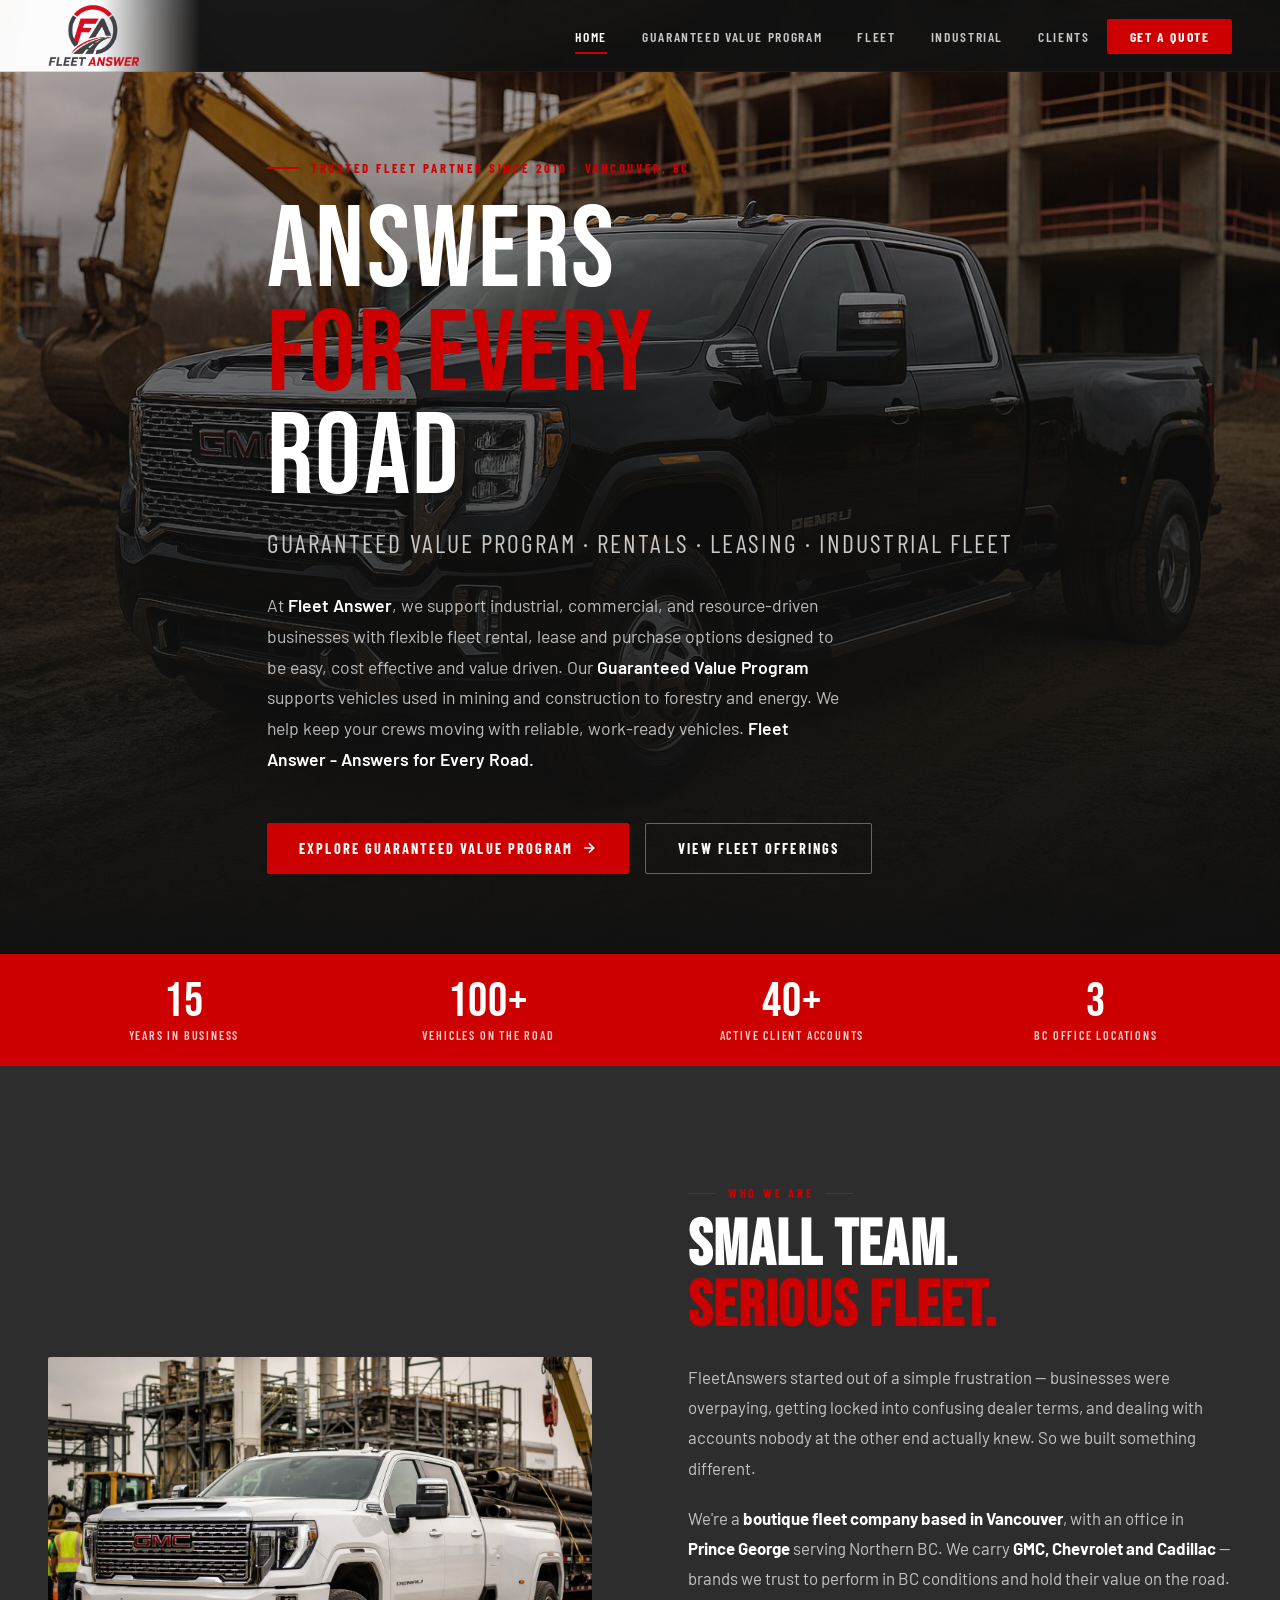
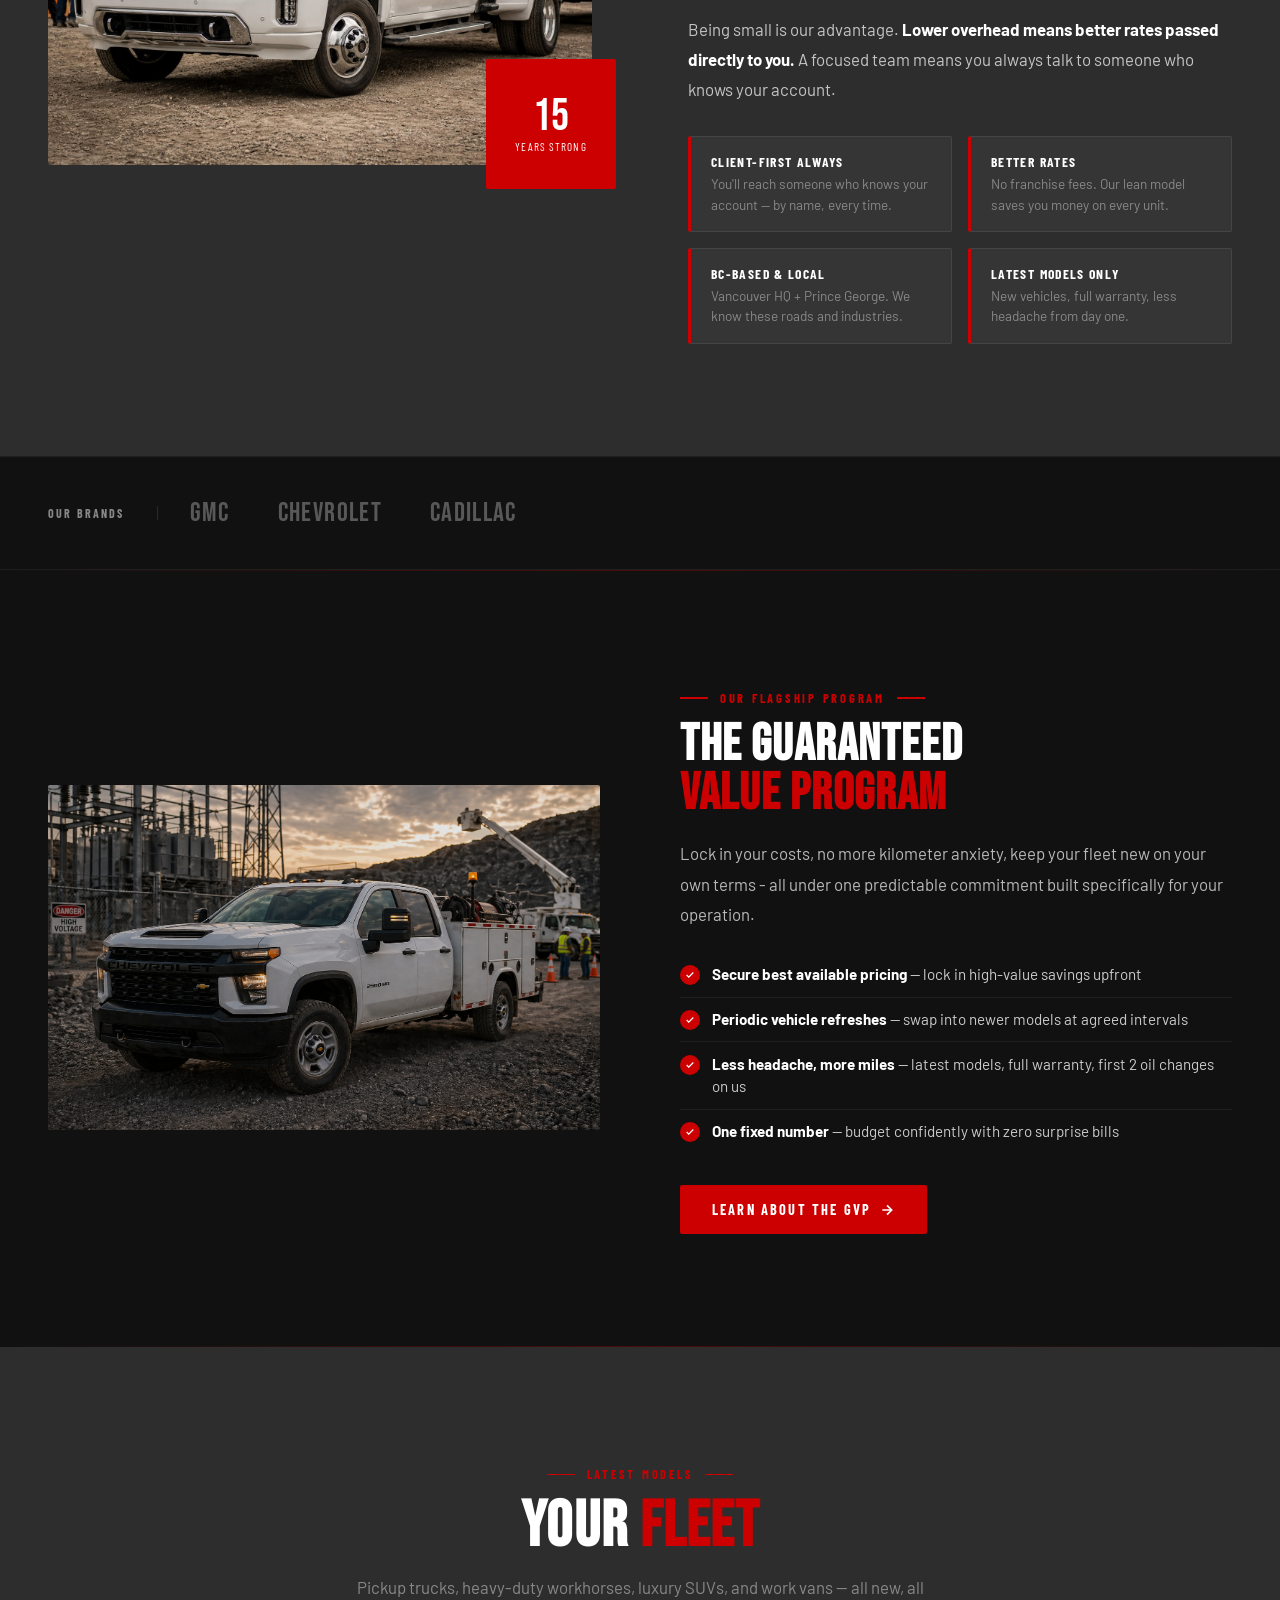
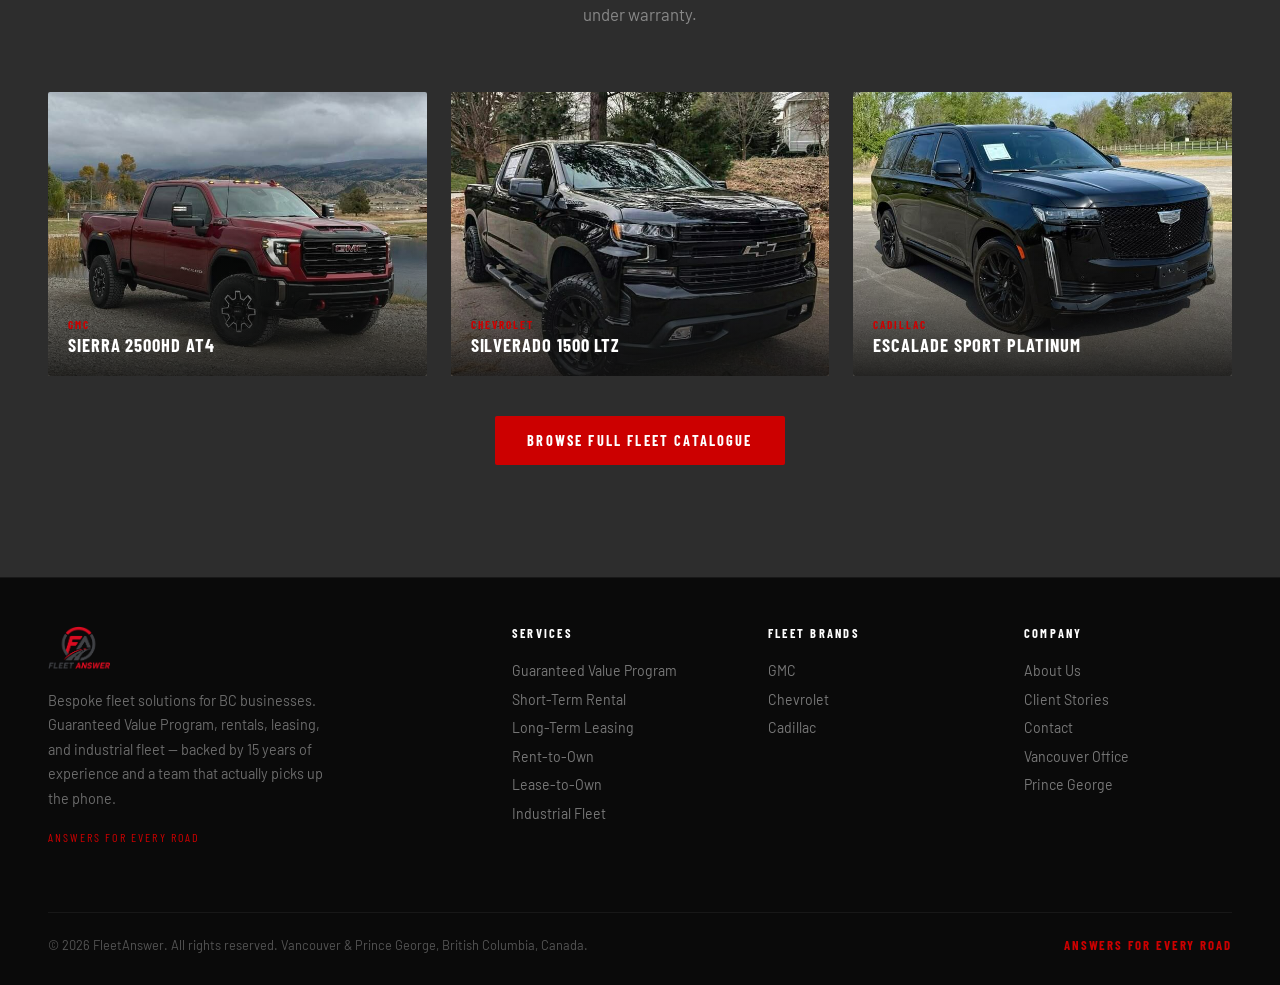
<file: index.html>
<!DOCTYPE html>
<html lang="en">
<head>
<meta charset="UTF-8">
<meta name="viewport" content="width=device-width, initial-scale=1.0">
<title>FleetAnswers — Answers for Every Road | Vancouver Fleet Solutions</title>
<meta name="description" content="Vancouver-based fleet company specializing in Guaranteed Value Program, truck rentals, and leasing. GMC, Chevrolet, Cadillac. 15 years experience.">
<link rel="stylesheet" href="shared.css">
<style>
  /* ─── HERO ─── */
  .hero {
    position: relative; min-height: 100vh; overflow: hidden;
    display: flex; flex-direction: column;
  }
  .hero-bg {
    position: absolute; inset: 0; z-index: 0;
    background:
      linear-gradient(170deg, rgba(204,0,0,0.06) 0%, transparent 45%),
      linear-gradient(to bottom, rgba(17,17,17,0.2) 0%, rgba(17,17,17,0.78) 60%, rgba(17,17,17,1) 100%),
      url('hero-bg.jpg') center/cover no-repeat;
  }
  .hero-content {
    position: relative; z-index: 1;
    max-width: 1300px; margin: 0 auto; padding: 10rem 3rem 5rem;
    min-height: 100vh; display: flex; flex-direction: column; justify-content: center;
  }
  .hero-eyebrow {
    display: inline-flex; align-items: center; gap: 0.75rem;
    font-family: var(--font-heading); font-size: 0.8rem; font-weight: 700;
    letter-spacing: 0.2em; text-transform: uppercase; color: var(--red); margin-bottom: 1.5rem;
  }
  .hero-eyebrow::before { content: ''; display: block; width: 32px; height: 2px; background: var(--red); }
  .hero-title {
    font-family: var(--font-display);
    font-size: clamp(4rem, 9vw, 9rem);
    line-height: 0.9; letter-spacing: 0.02em; font-weight: 400;
    color: var(--white); margin-bottom: 1rem; text-transform: uppercase;
  }
  .hero-title .accent { color: var(--red); }
  .hero-subtitle {
    font-family: var(--font-heading); font-size: clamp(1.1rem, 2vw, 1.6rem);
    font-weight: 400; color: var(--gray-light); letter-spacing: 0.08em;
    text-transform: uppercase; margin-bottom: 2rem;
  }
  .hero-desc {
    max-width: 580px; font-size: 1.1rem; line-height: 1.75;
    color: rgba(255,255,255,0.72); margin-bottom: 3rem;
  }
  .hero-desc strong { color: var(--white); font-weight: 600; }
  .hero-actions { display: flex; gap: 1rem; flex-wrap: wrap; }

  /* STATS BAR */
  .stats-bar { background: var(--red); padding: 1.5rem 3rem; position: relative; z-index: 2; }
  .stats-inner { max-width: 1300px; margin: 0 auto; display: grid; grid-template-columns: repeat(4, 1fr); gap: 2rem; text-align: center; }
  .stat-number { font-family: var(--font-display); font-size: 3rem; letter-spacing: 0.02em; line-height: 1; color: var(--white); }
  .stat-label { font-family: var(--font-heading); font-size: 0.75rem; font-weight: 600; letter-spacing: 0.15em; text-transform: uppercase; color: rgba(255,255,255,0.8); margin-top: 0.15rem; }

  /* ABOUT */
  .about-section { background: var(--charcoal); padding: 7rem 3rem; }
  .about-inner { max-width: 1300px; margin: 0 auto; display: grid; grid-template-columns: 1fr 1fr; gap: 6rem; align-items: center; }
  .about-img-block { position: relative; }
  .about-img-block img { width: 100%; aspect-ratio: 4/3; object-fit: cover; display: block; border-radius: 2px; }
  .about-badge {
    position: absolute; bottom: -1.5rem; right: -1.5rem;
    background: var(--red); color: var(--white); padding: 1.5rem;
    text-align: center; width: 130px; height: 130px;
    display: flex; flex-direction: column; align-items: center; justify-content: center; border-radius: 2px;
  }
  .about-badge .big { font-family: var(--font-display); font-size: 2.8rem; line-height: 1; }
  .about-badge .small { font-family: var(--font-heading); font-size: 0.7rem; letter-spacing: 0.1em; text-transform: uppercase; }
  .about-text p { font-size: 1.05rem; line-height: 1.8; color: rgba(255,255,255,0.72); margin-bottom: 1.25rem; }
  .about-text strong { color: var(--white); }
  .about-pillars { display: grid; grid-template-columns: 1fr 1fr; gap: 1rem; margin-top: 2rem; }
  .pillar { background: rgba(255,255,255,0.04); border: 1px solid rgba(255,255,255,0.08); border-left: 3px solid var(--red); padding: 1rem 1.25rem; border-radius: 2px; }
  .pillar-title { font-family: var(--font-heading); font-size: 0.85rem; font-weight: 700; letter-spacing: 0.1em; text-transform: uppercase; color: var(--white); margin-bottom: 0.25rem; }
  .pillar p { font-size: 0.85rem; color: var(--gray-mid); line-height: 1.5; margin: 0; }

  /* BRANDS */
  .brands-bar { background: var(--black); padding: 2.5rem 3rem; border-top: 1px solid rgba(255,255,255,0.06); border-bottom: 1px solid rgba(255,255,255,0.06); }
  .brands-inner { max-width: 1300px; margin: 0 auto; display: flex; align-items: center; gap: 2rem; flex-wrap: wrap; }
  .brands-label { font-family: var(--font-heading); font-size: 0.75rem; font-weight: 700; letter-spacing: 0.18em; text-transform: uppercase; color: var(--gray-mid); white-space: nowrap; padding-right: 2rem; border-right: 1px solid rgba(255,255,255,0.1); }
  .brand-logos { display: flex; gap: 3rem; align-items: center; flex-wrap: wrap; }
  .brand-name { font-family: var(--font-display); font-size: 1.7rem; letter-spacing: 0.05em; color: rgba(255,255,255,0.3); transition: color 0.2s; text-transform: uppercase; cursor: default; }
  .brand-name:hover { color: var(--red); }

  /* GVP TEASER */
  .gvp-teaser { background: var(--black); padding: 7rem 3rem; }
  .gvp-teaser-inner { max-width: 1300px; margin: 0 auto; display: grid; grid-template-columns: 1fr 1fr; gap: 5rem; align-items: center; }
  .gvp-teaser img { width: 100%; aspect-ratio: 16/10; object-fit: cover; border-radius: 2px; filter: brightness(0.9); }
  .gvp-text p { font-size: 1.05rem; line-height: 1.8; color: rgba(255,255,255,0.7); margin-bottom: 1.25rem; }
  .gvp-text strong { color: var(--white); }
  .gvp-bullets { list-style: none; margin: 1.5rem 0 2rem; }
  .gvp-bullets li { display: flex; align-items: flex-start; gap: 0.75rem; padding: 0.65rem 0; border-bottom: 1px solid rgba(255,255,255,0.06); font-size: 0.95rem; color: rgba(255,255,255,0.78); line-height: 1.5; }
  .gvp-bullets li:last-child { border-bottom: none; }
  .check-icon { width: 20px; height: 20px; flex-shrink: 0; background: var(--red); border-radius: 50%; display: flex; align-items: center; justify-content: center; margin-top: 2px; }
  .check-icon svg { width: 10px; height: 10px; fill: none; stroke: white; stroke-width: 3; }

  /* FLEET PREVIEW */
  .fleet-preview { background: var(--charcoal); padding: 7rem 3rem; }
  .fleet-preview-inner { max-width: 1300px; margin: 0 auto; }
  .preview-grid { display: grid; grid-template-columns: repeat(3, 1fr); gap: 1.5rem; margin-top: 3rem; }
  .preview-card { position: relative; overflow: hidden; border-radius: 2px; aspect-ratio: 4/3; }
  .preview-card img { width: 100%; height: 100%; object-fit: cover; display: block; transition: transform 0.4s; }
  .preview-card:hover img { transform: scale(1.05); }
  .preview-overlay { position: absolute; inset: 0; background: linear-gradient(to top, rgba(17,17,17,0.88) 0%, transparent 55%); display: flex; flex-direction: column; justify-content: flex-end; padding: 1.25rem; }
  .preview-brand { font-family: var(--font-heading); font-size: 0.7rem; font-weight: 700; letter-spacing: 0.18em; text-transform: uppercase; color: var(--red); margin-bottom: 0.2rem; }
  .preview-name { font-family: var(--font-heading); font-size: 1.15rem; font-weight: 700; text-transform: uppercase; letter-spacing: 0.05em; color: var(--white); }
  .preview-cta { margin-top: 2.5rem; text-align: center; }

  @media (max-width: 1024px) {
    .about-inner, .gvp-teaser-inner { grid-template-columns: 1fr; gap: 3rem; }
    .about-badge { right: 0; bottom: -1rem; }
    .stats-inner { grid-template-columns: repeat(2, 1fr); }
    .preview-grid { grid-template-columns: 1fr 1fr; }
  }
  @media (max-width: 768px) {
    .hero-content { padding: 8rem 1.5rem 3rem; }
    .stats-bar { padding: 1.5rem; }
    .about-section, .gvp-teaser, .fleet-preview { padding: 4rem 1.5rem; }
    .brands-bar { padding: 2rem 1.5rem; }
    .about-pillars { grid-template-columns: 1fr; }
    .preview-grid { grid-template-columns: 1fr; }
  }
</style>
</head>
<body>

<div class="scroll-progress" id="scrollBar"></div>

<!-- NAV -->
<nav>
  <a href="index.html" class="nav-logo">
    <img src="logo.png" alt="FleetAnswers" onerror="this.style.display='none';document.querySelector('.nav-logo-fallback').style.display='block'">
    <span class="nav-logo-fallback" style="display:none;">FLEET<span style="color:var(--red);">ANSWERS</span></span>
  </a>
  <ul class="nav-links">
    <li><a href="index.html" class="active">Home</a></li>
    <li><a href="guaranteed-value-program.html">Guaranteed Value Program</a></li>
    <li><a href="fleet.html">Fleet</a></li>
    <li><a href="industrial.html">Industrial</a></li>
    <li><a href="testimonials.html">Clients</a></li>
    <li><a href="contact.html" class="nav-cta">Get a Quote</a></li>
  </ul>
  <button class="hamburger" onclick="openMobileNav()"><span></span><span></span><span></span></button>
</nav>
<div class="mobile-nav" id="mobileNav">
  <button class="mobile-nav-close" onclick="closeMobileNav()">✕</button>
  <a href="index.html" onclick="closeMobileNav()">Home</a>
  <a href="guaranteed-value-program.html" onclick="closeMobileNav()">Guaranteed Value Program</a>
  <a href="fleet.html" onclick="closeMobileNav()">Fleet</a>
  <a href="industrial.html" onclick="closeMobileNav()">Industrial</a>
  <a href="testimonials.html" onclick="closeMobileNav()">Clients</a>
  <a href="contact.html" onclick="closeMobileNav()">Get a Quote</a>
</div>

<!-- HERO -->
<section class="hero">
  <div class="hero-bg"></div>
  <div class="hero-content">
    <div class="hero-eyebrow fade-in">Trusted Fleet Partner Since 2010 · Vancouver, BC</div>
    <h1 class="hero-title fade-in fade-in-delay-1">
      Answers<br><span class="accent">For Every</span><br>Road
    </h1>
    <p class="hero-subtitle fade-in fade-in-delay-2">Guaranteed Value Program · Rentals · Leasing · Industrial Fleet</p>
    <p class="hero-desc fade-in fade-in-delay-3">
      At <strong>Fleet Answer</strong>, we support industrial, commercial, and resource‑driven businesses with flexible fleet rental, lease and purchase options designed to be easy, cost effective and value driven. Our <strong>Guaranteed Value Program</strong> supports vehicles used in mining and construction to forestry and energy. We help keep your crews moving with reliable, work‑ready vehicles.
<strong>Fleet Answer - Answers for Every Road.</strong>
    </p>
    <div class="hero-actions fade-in fade-in-delay-3">
      <a href="guaranteed-value-program.html" class="btn-primary">
        Explore Guaranteed Value Program
        <svg width="16" height="16" viewBox="0 0 24 24" fill="none" stroke="currentColor" stroke-width="2.5"><path d="M5 12h14M12 5l7 7-7 7"/></svg>
      </a>
      <a href="fleet.html" class="btn-outline">View Fleet Offerings</a>
    </div>
  </div>
</section>

<!-- STATS -->
<div class="stats-bar">
  <div class="stats-inner">
    <div><div class="stat-number">15</div><div class="stat-label">Years in Business</div></div>
    <div><div class="stat-number">100+</div><div class="stat-label">Vehicles on the Road</div></div>
    <div><div class="stat-number">40+</div><div class="stat-label">Active Client Accounts</div></div>
    <div><div class="stat-number">3</div><div class="stat-label">BC Office Locations</div></div>
  </div>
</div>

<!-- ABOUT -->
<section class="about-section">
  <div class="about-inner">
    <div class="about-img-block fade-in">
      <img src="about-photo.jpg" alt="Fleet trucks ready for clients">
      <div class="about-badge">
        <div class="big">15</div>
        <div class="small">Years Strong</div>
      </div>
    </div>
    <div class="about-text fade-in fade-in-delay-1">
      <div class="section-eyebrow" style="justify-content:flex-start; margin-bottom:1rem;">Who We Are</div>
      <h2 class="section-title" style="text-align:left; margin-bottom:1.5rem;">Small Team.<br><span class="accent">Serious Fleet.</span></h2>
      <p>FleetAnswers started out of a simple frustration — businesses were overpaying, getting locked into confusing dealer terms, and dealing with accounts nobody at the other end actually knew. So we built something different.</p>
      <p>We're a <strong>boutique fleet company based in Vancouver</strong>, with an office in <strong>Prince George</strong> serving Northern BC. We carry <strong>GMC, Chevrolet and Cadillac</strong> — brands we trust to perform in BC conditions and hold their value on the road.</p>
      <p>Being small is our advantage. <strong>Lower overhead means better rates passed directly to you.</strong> A focused team means you always talk to someone who knows your account.</p>
      <div class="about-pillars">
        <div class="pillar"><div class="pillar-title">Client-First Always</div><p>You'll reach someone who knows your account — by name, every time.</p></div>
        <div class="pillar"><div class="pillar-title">Better Rates</div><p>No franchise fees. Our lean model saves you money on every unit.</p></div>
        <div class="pillar"><div class="pillar-title">BC-Based & Local</div><p>Vancouver HQ + Prince George. We know these roads and industries.</p></div>
        <div class="pillar"><div class="pillar-title">Latest Models Only</div><p>New vehicles, full warranty, less headache from day one.</p></div>
      </div>
    </div>
  </div>
</section>

<!-- BRANDS -->
<div class="brands-bar">
  <div class="brands-inner">
    <span class="brands-label">Our Brands</span>
    <div class="brand-logos">
      <span class="brand-name">GMC</span>
      <span class="brand-name">Chevrolet</span>
      <span class="brand-name">Cadillac</span>
    </div>
  </div>
</div>

<div class="section-divider"></div>

<!-- GVP TEASER -->
<section class="gvp-teaser">
  <div class="gvp-teaser-inner">
    <div class="fade-in">
      <img src="red chevy.jpg" alt="Truck on BC highway">
    </div>
    <div class="gvp-text fade-in fade-in-delay-1">
      <div class="section-eyebrow" style="justify-content:flex-start; margin-bottom:1rem;">Our Flagship Program</div>
      <h2 class="section-title" style="text-align:left; font-size:clamp(2rem,4vw,3.5rem); margin-bottom:1.25rem;">
        The Guaranteed<br><span class="accent">Value Program</span>
      </h2>
      <p>Lock in your costs, no more kilometer anxiety, keep your fleet new on your own terms - all under one predictable commitment built specifically for your operation.</p>
      <ul class="gvp-bullets">
        <li><div class="check-icon"><svg viewBox="0 0 24 24"><polyline points="20 6 9 17 4 12"/></svg></div><span><strong>Secure best available pricing</strong> — lock in high-value savings upfront</span></li>
        <li><div class="check-icon"><svg viewBox="0 0 24 24"><polyline points="20 6 9 17 4 12"/></svg></div><span><strong>Periodic vehicle refreshes</strong> — swap into newer models at agreed intervals</span></li>
        <li><div class="check-icon"><svg viewBox="0 0 24 24"><polyline points="20 6 9 17 4 12"/></svg></div><span><strong>Less headache, more miles</strong> — latest models, full warranty, first 2 oil changes on us</span></li>
        <li><div class="check-icon"><svg viewBox="0 0 24 24"><polyline points="20 6 9 17 4 12"/></svg></div><span><strong>One fixed number</strong> — budget confidently with zero surprise bills</span></li>
      </ul>
      <a href="guaranteed-value-program.html" class="btn-primary">
        Learn About the GVP
        <svg width="16" height="16" viewBox="0 0 24 24" fill="none" stroke="currentColor" stroke-width="2.5"><path d="M5 12h14M12 5l7 7-7 7"/></svg>
      </a>
    </div>
  </div>
</section>

<div class="section-divider"></div>

<!-- FLEET PREVIEW -->
<section class="fleet-preview">
  <div class="fleet-preview-inner">
    <div class="section-header fade-in">
      <div class="section-eyebrow">Latest Models</div>
      <h2 class="section-title">Your <span class="accent">Fleet</span></h2>
      <p class="section-sub">Pickup trucks, heavy-duty workhorses, luxury SUVs, and work vans — all new, all under warranty.</p>
    </div>
    <div class="preview-grid">
      <div class="preview-card fade-in">
        <img src="Sierra 2500HD AT.jpg" alt="GMC Sierra">
        <div class="preview-overlay">
          <div class="preview-brand">GMC</div>
          <div class="preview-name">Sierra 2500HD AT4</div>
        </div>
      </div>
      <div class="preview-card fade-in fade-in-delay-1">
        <img src="Silverado 1500 LT.jpg" alt="Chevrolet Silverado">
        <div class="preview-overlay">
          <div class="preview-brand">Chevrolet</div>
          <div class="preview-name">Silverado 1500 LTZ</div>
        </div>
      </div>
      <div class="preview-card fade-in fade-in-delay-2">
        <img src="Escalade Sport Platinum.jpg" alt="Cadillac Escalade">
        <div class="preview-overlay">
          <div class="preview-brand">Cadillac</div>
          <div class="preview-name">Escalade Sport Platinum</div>
        </div>
      </div>
    </div>
    <div class="preview-cta fade-in">
      <a href="fleet.html" class="btn-primary">Browse Full Fleet Catalogue</a>
    </div>
  </div>
</section>

<!-- FOOTER -->
<footer>
  <div class="footer-inner">
    <div class="footer-brand">
      <img src="logo.png" alt="FleetAnswers" onerror="this.style.display='none'">
      <p>Bespoke fleet solutions for BC businesses. Guaranteed Value Program, rentals, leasing, and industrial fleet — backed by 15 years of experience and a team that actually picks up the phone.</p>
      <p style="font-family:var(--font-heading);font-size:0.75rem;letter-spacing:0.18em;text-transform:uppercase;color:var(--red);">Answers for Every Road</p>
    </div>
    <div class="footer-col"><h4>Services</h4><ul>
      <li><a href="guaranteed-value-program.html">Guaranteed Value Program</a></li>
      <li><a href="fleet.html">Short-Term Rental</a></li>
      <li><a href="fleet.html">Long-Term Leasing</a></li>
      <li><a href="fleet.html">Rent-to-Own</a></li>
      <li><a href="fleet.html">Lease-to-Own</a></li>
      <li><a href="industrial.html">Industrial Fleet</a></li>
    </ul></div>
    <div class="footer-col"><h4>Fleet Brands</h4><ul>
      <li><a href="fleet.html">GMC</a></li>
      <li><a href="fleet.html">Chevrolet</a></li>
      <li><a href="fleet.html">Cadillac</a></li>
    </ul></div>
    <div class="footer-col"><h4>Company</h4><ul>
      <li><a href="index.html">About Us</a></li>
      <li><a href="testimonials.html">Client Stories</a></li>
      <li><a href="contact.html">Contact</a></li>
      <li><a href="contact.html">Vancouver Office</a></li>
      <li><a href="contact.html">Prince George</a></li>
    </ul></div>
  </div>
  <div class="footer-bottom">
    <p>© 2026 FleetAnswer. All rights reserved. Vancouver &amp; Prince George, British Columbia, Canada.</p>
    <span class="footer-tagline">Answers for Every Road</span>
  </div>
</footer>

<script>
  window.addEventListener('scroll', () => { document.getElementById('scrollBar').style.width = (window.scrollY / (document.body.scrollHeight - window.innerHeight) * 100) + '%'; });
  const obs = new IntersectionObserver(entries => entries.forEach(e => { if(e.isIntersecting) e.target.classList.add('visible'); }), { threshold: 0.1, rootMargin:'0px 0px -40px 0px' });
  document.querySelectorAll('.fade-in').forEach(el => obs.observe(el));
  function openMobileNav() { document.getElementById('mobileNav').classList.add('open'); document.body.style.overflow='hidden'; }
  function closeMobileNav() { document.getElementById('mobileNav').classList.remove('open'); document.body.style.overflow=''; }
</script>
</body>
</html>
</file>
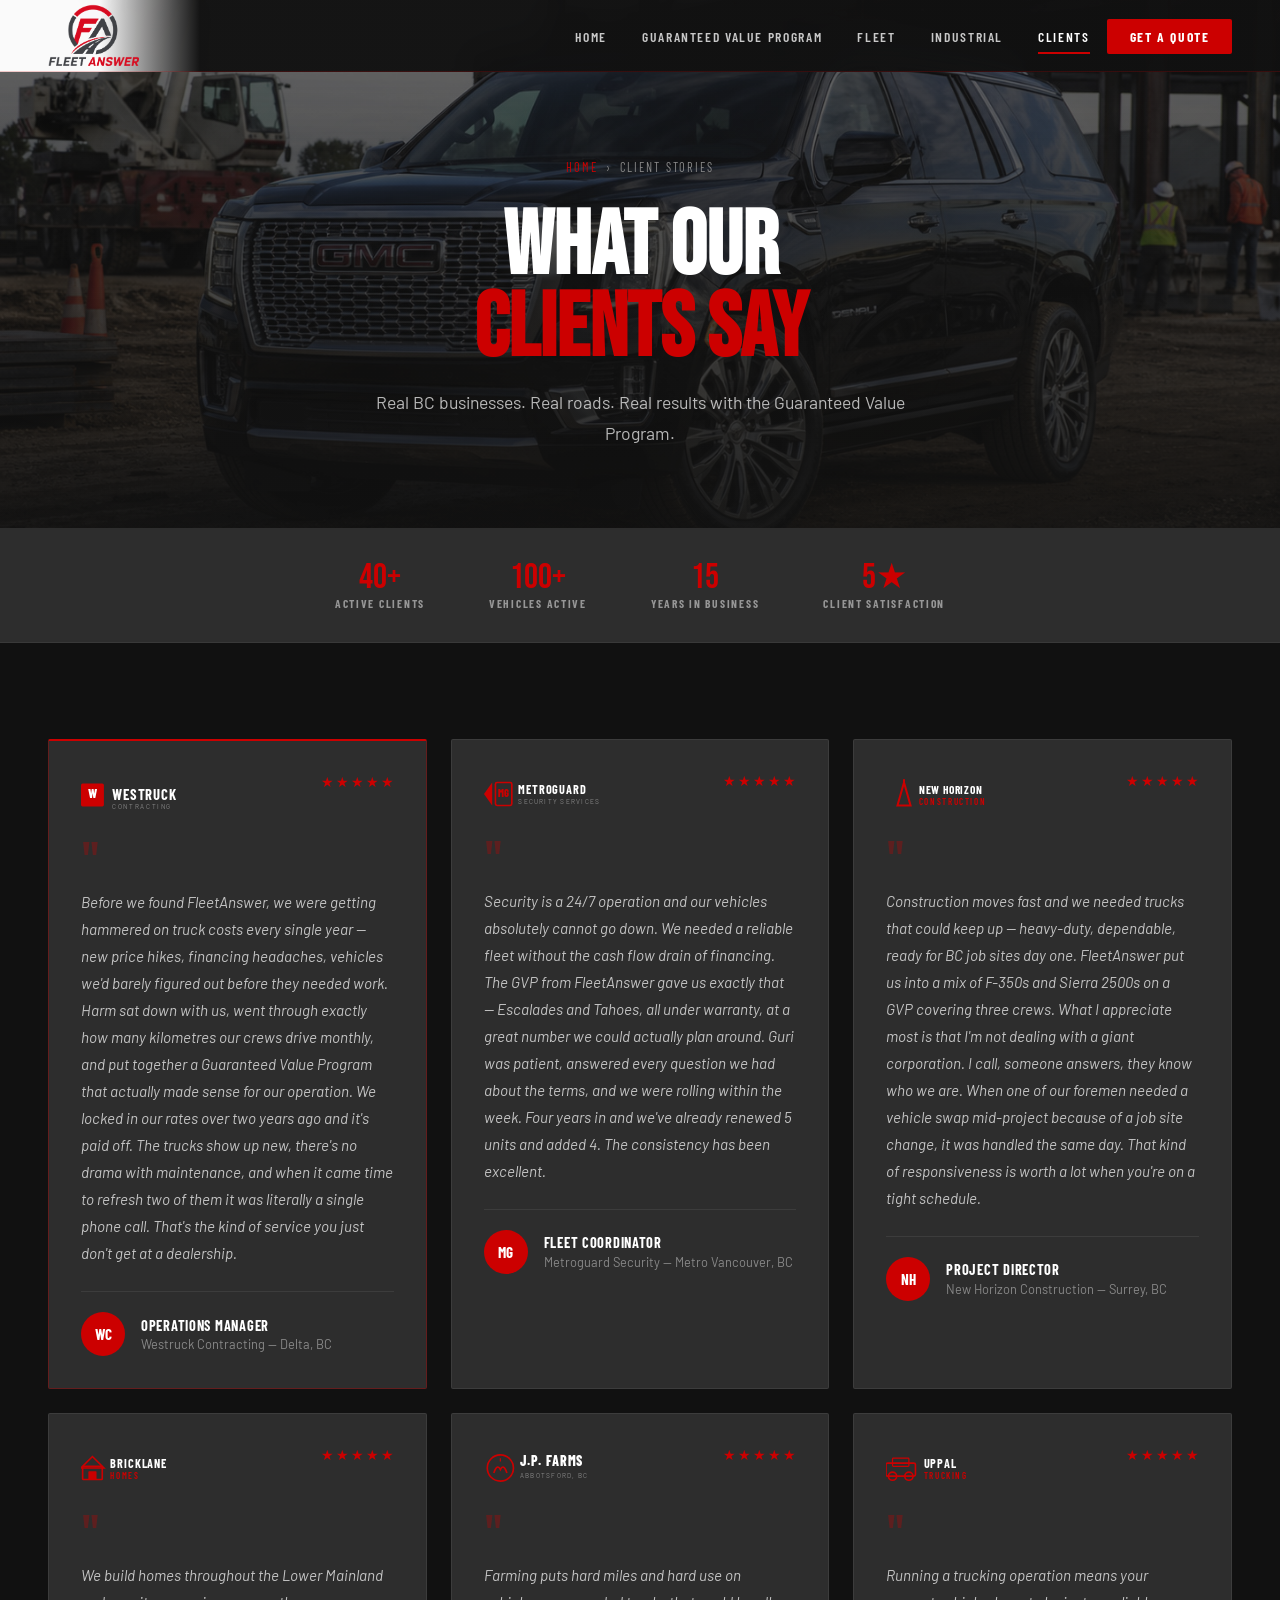
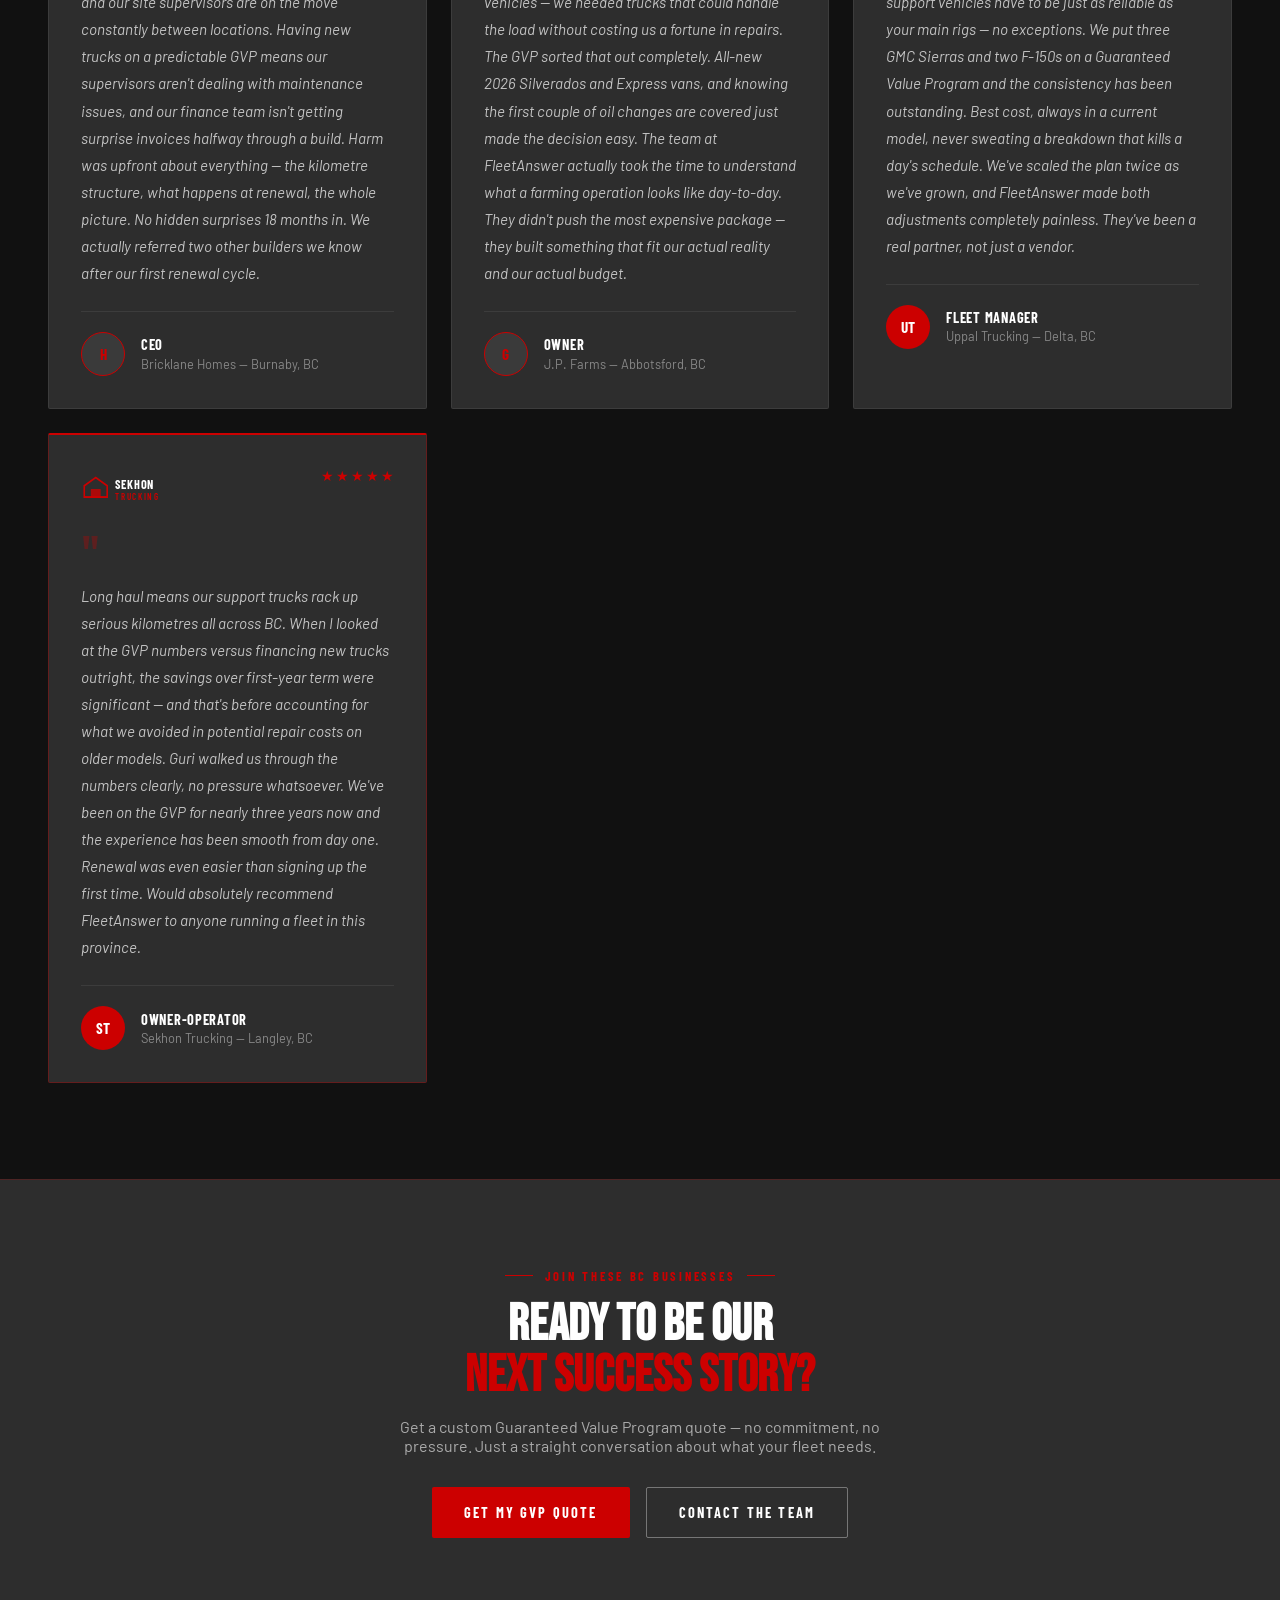
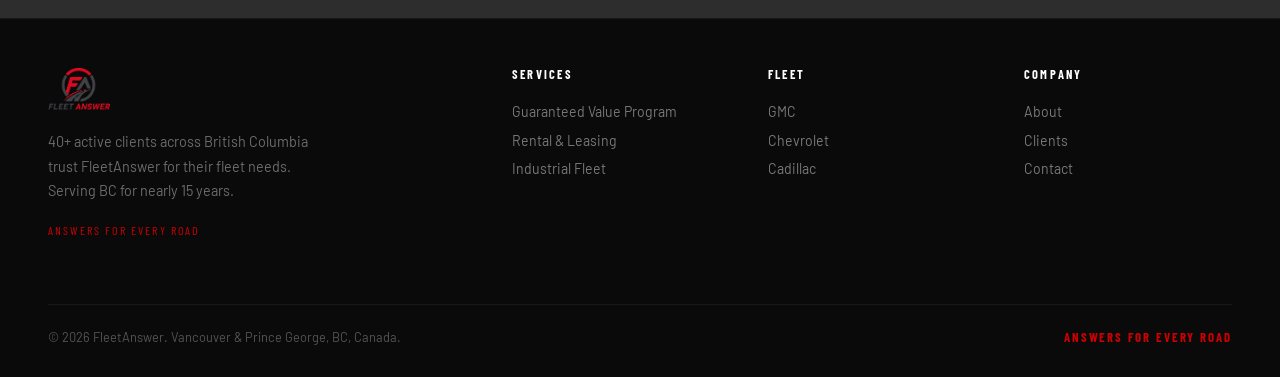
<file: testimonials.html>
<!DOCTYPE html>
<html lang="en">
<head>
<meta charset="UTF-8">
<meta name="viewport" content="width=device-width, initial-scale=1.0">
<title>Client Stories — FleetAnswer | Testimonials from BC Businesses</title>
<link rel="stylesheet" href="shared.css">
<style>
  .page-hero { position: relative; padding: 10rem 3rem 5rem; overflow: hidden; background: var(--black); }
  .page-hero-bg {
    position: absolute; inset: 0; z-index: 0;
    background:
      linear-gradient(to bottom, rgba(17,17,17,0.6) 0%, rgba(17,17,17,0.92) 100%),
      url('client main.jpg') center/cover no-repeat;
  }
  .page-hero-content { position: relative; z-index: 1; max-width: 1300px; margin: 0 auto; text-align: center; }
  .page-hero h1 { font-family: var(--font-display); font-size: clamp(3rem, 7vw, 7rem); line-height: 0.92; text-transform: uppercase; color: var(--white); margin-bottom: 1rem; }
  .page-hero h1 .accent { color: var(--red); }
  .page-hero p { max-width: 580px; margin: 0 auto; font-size: 1.1rem; line-height: 1.75; color: rgba(255,255,255,0.7); }
  .breadcrumb { font-family: var(--font-heading); font-size: 0.78rem; letter-spacing: 0.15em; text-transform: uppercase; color: var(--gray-mid); margin-bottom: 2rem; display: flex; align-items: center; justify-content: center; gap: 0.5rem; }
  .breadcrumb a { color: var(--red); text-decoration: none; }

  /* TRUST STRIP */
  .trust-strip { background: var(--charcoal); padding: 2rem 3rem; border-bottom: 1px solid rgba(255,255,255,0.06); }
  .trust-inner { max-width: 1300px; margin: 0 auto; display: flex; justify-content: center; gap: 4rem; flex-wrap: wrap; align-items: center; }
  .trust-item { text-align: center; }
  .trust-num { font-family: var(--font-display); font-size: 2.2rem; color: var(--red); line-height: 1; }
  .trust-label { font-family: var(--font-heading); font-size: 0.72rem; font-weight: 700; letter-spacing: 0.15em; text-transform: uppercase; color: rgba(255,255,255,0.5); }

  /* TESTIMONIALS */
  .testi-section { background: var(--black); padding: 6rem 3rem; }
  .testi-inner { max-width: 1300px; margin: 0 auto; }
  .testi-grid { display: grid; grid-template-columns: repeat(auto-fill, minmax(350px, 1fr)); gap: 1.5rem; }

  .testi-card { background: var(--charcoal); border: 1px solid rgba(255,255,255,0.07); border-radius: 2px; padding: 2rem; transition: transform 0.2s, box-shadow 0.2s; }
  .testi-card:hover { transform: translateY(-4px); box-shadow: 0 16px 40px rgba(0,0,0,0.5); }
  .testi-card.featured { border-color: rgba(204,0,0,0.35); border-top: 2px solid var(--red); }

  .testi-top { display: flex; justify-content: space-between; align-items: flex-start; margin-bottom: 1.25rem; }
  .testi-logo { height: 44px; display: flex; align-items: center; }
  .testi-stars { display: flex; gap: 2px; }
  .testi-stars span { color: var(--red); font-size: 0.9rem; }

  .testi-quote-mark { font-family: var(--font-display); font-size: 3.5rem; color: rgba(204,0,0,0.3); line-height: 1; margin-bottom: -0.25rem; }

  .testi-text { font-size: 0.95rem; line-height: 1.78; color: rgba(255,255,255,0.72); margin-bottom: 1.5rem; font-style: italic; }

  .testi-author { display: flex; align-items: center; gap: 1rem; border-top: 1px solid rgba(255,255,255,0.07); padding-top: 1.25rem; }
  .testi-avatar { width: 44px; height: 44px; border-radius: 50%; background: var(--red); display: flex; align-items: center; justify-content: center; font-family: var(--font-heading); font-size: 0.95rem; font-weight: 700; color: var(--white); flex-shrink: 0; text-transform: uppercase; }
  .testi-name { font-family: var(--font-heading); font-size: 0.9rem; font-weight: 700; letter-spacing: 0.05em; text-transform: uppercase; color: var(--white); }
  .testi-co { font-size: 0.8rem; color: var(--gray-mid); margin-top: 0.15rem; }

  /* SVG LOGOS */
  .logo-svg { height: 36px; width: auto; }

  /* CTA */
  .testi-cta { background: var(--charcoal); padding: 5rem 3rem; text-align: center; border-top: 1px solid rgba(204,0,0,0.2); }
  .testi-cta h2 { font-family: var(--font-display); font-size: clamp(2rem,4vw,3.5rem); text-transform: uppercase; color: var(--white); line-height: 1; margin-bottom: 1rem; }
  .testi-cta h2 .accent { color: var(--red); }
  .testi-cta p { font-size: 1rem; color: rgba(255,255,255,0.6); margin-bottom: 2rem; max-width: 500px; margin-left: auto; margin-right: auto; }

  @media (max-width: 768px) {
    .page-hero { padding: 7rem 1.5rem 4rem; }
    .testi-section, .testi-cta { padding: 4rem 1.5rem; }
    .trust-strip { padding: 1.5rem; }
    .trust-inner { gap: 2rem; }
    .testi-grid { grid-template-columns: 1fr; }
  }
</style>
</head>
<body>
<div class="scroll-progress" id="scrollBar"></div>

<nav>
  <a href="index.html" class="nav-logo">
    <img src="logo.png" alt="FleetAnswer" onerror="this.style.display='none';document.querySelector('.nav-logo-fallback').style.display='block'">
    <span class="nav-logo-fallback" style="display:none;">FLEET<span style="color:var(--red);">ANSWERS</span></span>
  </a>
  <ul class="nav-links">
    <li><a href="index.html">Home</a></li>
    <li><a href="guaranteed-value-program.html">Guaranteed Value Program</a></li>
    <li><a href="fleet.html">Fleet</a></li>
    <li><a href="industrial.html">Industrial</a></li>
    <li><a href="testimonials.html" class="active">Clients</a></li>
    <li><a href="contact.html" class="nav-cta">Get a Quote</a></li>
  </ul>
  <button class="hamburger" onclick="openMobileNav()"><span></span><span></span><span></span></button>
</nav>
<div class="mobile-nav" id="mobileNav">
  <button class="mobile-nav-close" onclick="closeMobileNav()">✕</button>
  <a href="index.html" onclick="closeMobileNav()">Home</a>
  <a href="guaranteed-value-program.html" onclick="closeMobileNav()">Guaranteed Value Program</a>
  <a href="fleet.html" onclick="closeMobileNav()">Fleet</a>
  <a href="industrial.html" onclick="closeMobileNav()">Industrial</a>
  <a href="testimonials.html" onclick="closeMobileNav()">Clients</a>
  <a href="contact.html" onclick="closeMobileNav()">Get a Quote</a>
</div>

<!-- HERO -->
<section class="page-hero">
  <div class="page-hero-bg"></div>
  <div class="page-hero-content">
    <div class="breadcrumb fade-in"><a href="index.html">Home</a> <span>›</span> <span>Client Stories</span></div>
    <h1 class="fade-in fade-in-delay-1">What Our<br><span class="accent">Clients Say</span></h1>
    <p class="fade-in fade-in-delay-2">Real BC businesses. Real roads. Real results with the Guaranteed Value Program.</p>
  </div>
</section>

<!-- TRUST STRIP -->
<div class="trust-strip">
  <div class="trust-inner">
    <div class="trust-item"><div class="trust-num">40+</div><div class="trust-label">Active Clients</div></div>
    <div class="trust-item"><div class="trust-num">100+</div><div class="trust-label">Vehicles Active</div></div>
    <div class="trust-item"><div class="trust-num">15</div><div class="trust-label">Years in Business</div></div>
    <div class="trust-item"><div class="trust-num">5★</div><div class="trust-label">Client Satisfaction</div></div>
  </div>
</div>

<!-- TESTIMONIALS -->
<section class="testi-section">
  <div class="testi-inner">
    <div class="testi-grid">

      <!-- WESTRUCK -->
      <div class="testi-card featured fade-in">
        <div class="testi-top">
          <div class="testi-logo">
            <svg class="logo-svg" viewBox="0 0 180 44" xmlns="http://www.w3.org/2000/svg">
              <rect x="0" y="8" width="28" height="28" rx="2" fill="#CC0000"/>
              <text x="14" y="26" font-family="'Barlow Condensed', sans-serif" font-weight="800" font-size="16" fill="white" text-anchor="middle">W</text>
              <text x="38" y="28" font-family="'Barlow Condensed', sans-serif" font-weight="700" font-size="18" fill="white" letter-spacing="1">WESTRUCK</text>
              <text x="38" y="39" font-family="'Barlow', sans-serif" font-size="8" fill="#888" letter-spacing="2">CONTRACTING</text>
            </svg>
          </div>
          <div class="testi-stars"><span>★</span><span>★</span><span>★</span><span>★</span><span>★</span></div>
        </div>
        <div class="testi-quote-mark">"</div>
        <p class="testi-text">Before we found FleetAnswer, we were getting hammered on truck costs every single year — new price hikes, financing headaches, vehicles we'd barely figured out before they needed work. Harm sat down with us, went through exactly how many kilometres our crews drive monthly, and put together a Guaranteed Value Program that actually made sense for our operation. We locked in our rates over two years ago and it's paid off. The trucks show up new, there's no drama with maintenance, and when it came time to refresh two of them it was literally a single phone call. That's the kind of service you just don't get at a dealership.</p>
        <div class="testi-author">
          <div class="testi-avatar">WC</div>
          <div><div class="testi-name">Operations Manager</div><div class="testi-co">Westruck Contracting — Delta, BC</div></div>
        </div>
      </div>

      <!-- METROGUARD -->
      <div class="testi-card fade-in fade-in-delay-1">
        <div class="testi-top">
          <div class="testi-logo">
            <svg class="logo-svg" viewBox="0 0 200 44" xmlns="http://www.w3.org/2000/svg">
              <polygon points="0,22 10,8 10,36" fill="#CC0000"/>
              <rect x="14" y="8" width="20" height="28" rx="2" fill="none" stroke="#CC0000" stroke-width="2"/>
              <text x="24" y="26" font-family="'Barlow Condensed', sans-serif" font-weight="800" font-size="13" fill="#CC0000" text-anchor="middle">MG</text>
              <text x="42" y="22" font-family="'Barlow Condensed', sans-serif" font-weight="700" font-size="15" fill="white" letter-spacing="1">METROGUARD</text>
              <text x="42" y="34" font-family="'Barlow', sans-serif" font-size="8" fill="#888" letter-spacing="1.5">SECURITY SERVICES</text>
            </svg>
          </div>
          <div class="testi-stars"><span>★</span><span>★</span><span>★</span><span>★</span><span>★</span></div>
        </div>
        <div class="testi-quote-mark">"</div>
        <p class="testi-text">Security is a 24/7 operation and our vehicles absolutely cannot go down. We needed a reliable fleet without the cash flow drain of financing. The GVP from FleetAnswer gave us exactly that — Escalades and Tahoes, all under warranty, at a great number we could actually plan around. Guri was patient, answered every question we had about the terms, and we were rolling within the week. Four   years in and we've already renewed 5 units and added 4. The consistency has been excellent.</p>
        <div class="testi-author">
          <div class="testi-avatar">MG</div>
          <div><div class="testi-name">Fleet Coordinator</div><div class="testi-co">Metroguard Security — Metro Vancouver, BC</div></div>
        </div>
      </div>

      <!-- NEW HORIZON CONSTRUCTION -->
      <div class="testi-card fade-in fade-in-delay-2">
        <div class="testi-top">
          <div class="testi-logo">
            <svg class="logo-svg" viewBox="0 0 220 44" xmlns="http://www.w3.org/2000/svg">
              <polygon points="14,36 22,8 30,36" fill="none" stroke="#CC0000" stroke-width="2.5"/>
              <line x1="22" y1="8" x2="22" y2="4" stroke="#CC0000" stroke-width="2.5"/>
              <text x="40" y="22" font-family="'Barlow Condensed', sans-serif" font-weight="700" font-size="14" fill="white" letter-spacing="1">NEW HORIZON</text>
              <text x="40" y="36" font-family="'Barlow Condensed', sans-serif" font-weight="600" font-size="11" fill="#CC0000" letter-spacing="2">CONSTRUCTION</text>
            </svg>
          </div>
          <div class="testi-stars"><span>★</span><span>★</span><span>★</span><span>★</span><span>★</span></div>
        </div>
        <div class="testi-quote-mark">"</div>
        <p class="testi-text">Construction moves fast and we needed trucks that could keep up — heavy-duty, dependable, ready for BC job sites day one. FleetAnswer put us into a mix of F-350s and Sierra 2500s on a GVP covering three crews. What I appreciate most is that I'm not dealing with a giant corporation. I call, someone answers, they know who we are. When one of our foremen needed a vehicle swap mid-project because of a job site change, it was handled the same day. That kind of responsiveness is worth a lot when you're on a tight schedule.</p>
        <div class="testi-author">
          <div class="testi-avatar">NH</div>
          <div><div class="testi-name">Project Director</div><div class="testi-co">New Horizon Construction — Surrey, BC</div></div>
        </div>
      </div>

      <!-- BRICKLANE HOMES -->
      <div class="testi-card fade-in">
        <div class="testi-top">
          <div class="testi-logo">
            <svg class="logo-svg" viewBox="0 0 190 44" xmlns="http://www.w3.org/2000/svg">
              <rect x="2" y="20" width="24" height="16" rx="1" fill="none" stroke="#CC0000" stroke-width="2"/>
              <polygon points="0,22 14,8 28,22" fill="none" stroke="#CC0000" stroke-width="2"/>
              <rect x="9" y="26" width="10" height="10" rx="1" fill="#CC0000"/>
              <text x="36" y="22" font-family="'Barlow Condensed', sans-serif" font-weight="700" font-size="15" fill="white" letter-spacing="1">BRICKLANE</text>
              <text x="36" y="36" font-family="'Barlow Condensed', sans-serif" font-weight="600" font-size="11" fill="#CC0000" letter-spacing="2">HOMES</text>
            </svg>
          </div>
          <div class="testi-stars"><span>★</span><span>★</span><span>★</span><span>★</span><span>★</span></div>
        </div>
        <div class="testi-quote-mark">"</div>
        <p class="testi-text">We build homes throughout the Lower Mainland and our site supervisors are on the move constantly between locations. Having new trucks on a predictable GVP means our supervisors aren't dealing with maintenance issues, and our finance team isn't getting surprise invoices halfway through a build. Harm was upfront about everything — the kilometre structure, what happens at renewal, the whole picture. No hidden surprises 18 months in. We actually referred two other builders we know after our first renewal cycle.</p>
        <div class="testi-author">
          <div class="testi-avatar" style="background:var(--charcoal-mid); color:var(--red); border:1.5px solid var(--red);">H</div>
          <div><div class="testi-name">CEO</div><div class="testi-co">Bricklane Homes — Burnaby, BC</div></div>
        </div>
      </div>

      <!-- JP FARMS -->
      <div class="testi-card fade-in fade-in-delay-1">
        <div class="testi-top">
          <div class="testi-logo">
            <svg class="logo-svg" viewBox="0 0 160 44" xmlns="http://www.w3.org/2000/svg">
              <circle cx="20" cy="22" r="16" fill="none" stroke="#CC0000" stroke-width="2"/>
              <path d="M12,28 Q16,16 20,24 Q24,16 28,28" fill="none" stroke="#CC0000" stroke-width="2"/>
              <line x1="20" y1="14" x2="20" y2="10" stroke="#CC0000" stroke-width="1.5"/>
              <text x="44" y="20" font-family="'Barlow Condensed', sans-serif" font-weight="800" font-size="17" fill="white" letter-spacing="1">J.P. FARMS</text>
              <text x="44" y="34" font-family="'Barlow', sans-serif" font-size="8" fill="#888" letter-spacing="1.5">ABBOTSFORD, BC</text>
            </svg>
          </div>
          <div class="testi-stars"><span>★</span><span>★</span><span>★</span><span>★</span><span>★</span></div>
        </div>
        <div class="testi-quote-mark">"</div>
        <p class="testi-text">Farming puts hard miles and hard use on vehicles — we needed trucks that could handle the load without costing us a fortune in repairs. The GVP sorted that out completely. All-new 2026 Silverados and Express vans, and knowing the first couple of oil changes are covered just made the decision easy. The team at FleetAnswer actually took the time to understand what a farming operation looks like day-to-day. They didn't push the most expensive package — they built something that fit our actual reality and our actual budget.</p>
        <div class="testi-author">
          <div class="testi-avatar" style="background:var(--charcoal-mid); color:var(--red); border:1.5px solid var(--red);">G</div>
          <div><div class="testi-name">Owner</div><div class="testi-co">J.P. Farms — Abbotsford, BC</div></div>
        </div>
      </div>

      <!-- UPPAL TRUCKING -->
      <div class="testi-card fade-in fade-in-delay-2">
        <div class="testi-top">
          <div class="testi-logo">
            <svg class="logo-svg" viewBox="0 0 190 44" xmlns="http://www.w3.org/2000/svg">
              <rect x="0" y="16" width="36" height="16" rx="2" fill="none" stroke="#CC0000" stroke-width="2"/>
              <circle cx="8" cy="32" r="5" fill="none" stroke="#CC0000" stroke-width="2"/>
              <circle cx="28" cy="32" r="5" fill="none" stroke="#CC0000" stroke-width="2"/>
              <rect x="8" y="10" width="20" height="10" rx="1" fill="none" stroke="#CC0000" stroke-width="1.5"/>
              <text x="46" y="22" font-family="'Barlow Condensed', sans-serif" font-weight="700" font-size="15" fill="white" letter-spacing="1">UPPAL</text>
              <text x="46" y="36" font-family="'Barlow Condensed', sans-serif" font-weight="600" font-size="11" fill="#CC0000" letter-spacing="2">TRUCKING</text>
            </svg>
          </div>
          <div class="testi-stars"><span>★</span><span>★</span><span>★</span><span>★</span><span>★</span></div>
        </div>
        <div class="testi-quote-mark">"</div>
        <p class="testi-text">Running a trucking operation means your support vehicles have to be just as reliable as your main rigs — no exceptions. We put three GMC Sierras and two F-150s on a Guaranteed Value Program and the consistency has been outstanding. Best cost, always in a current model, never sweating a breakdown that kills a day's schedule. We've scaled the plan twice as we've grown, and FleetAnswer made both adjustments completely painless. They've been a real partner, not just a vendor.</p>
        <div class="testi-author">
          <div class="testi-avatar">UT</div>
          <div><div class="testi-name">Fleet Manager</div><div class="testi-co">Uppal Trucking — Delta, BC</div></div>
        </div>
      </div>

      <!-- SEKHON TRUCKING -->
      <div class="testi-card featured fade-in">
        <div class="testi-top">
          <div class="testi-logo">
            <svg class="logo-svg" viewBox="0 0 190 44" xmlns="http://www.w3.org/2000/svg">
              <path d="M4,32 L4,18 L18,8 L32,18 L32,32 Z" fill="none" stroke="#CC0000" stroke-width="2"/>
              <line x1="4" y1="32" x2="32" y2="32" stroke="#CC0000" stroke-width="2"/>
              <rect x="12" y="22" width="12" height="10" fill="#CC0000" opacity="0.8"/>
              <text x="42" y="22" font-family="'Barlow Condensed', sans-serif" font-weight="700" font-size="15" fill="white" letter-spacing="1">SEKHON</text>
              <text x="42" y="36" font-family="'Barlow Condensed', sans-serif" font-weight="600" font-size="11" fill="#CC0000" letter-spacing="2">TRUCKING</text>
            </svg>
          </div>
          <div class="testi-stars"><span>★</span><span>★</span><span>★</span><span>★</span><span>★</span></div>
        </div>
        <div class="testi-quote-mark">"</div>
        <p class="testi-text">Long haul means our support trucks rack up serious kilometres all across BC. When I looked at the GVP numbers versus financing new trucks outright, the savings over first-year term were significant — and that's before accounting for what we avoided in potential repair costs on older models. Guri walked us through the numbers clearly, no pressure whatsoever. We've been on the GVP for nearly three years now and the experience has been smooth from day one. Renewal was even easier than signing up the first time. Would absolutely recommend FleetAnswer to anyone running a fleet in this province.</p>
        <div class="testi-author">
          <div class="testi-avatar">ST</div>
          <div><div class="testi-name">Owner-Operator</div><div class="testi-co">Sekhon Trucking — Langley, BC</div></div>
        </div>
      </div>

    </div>
  </div>
</section>

<!-- CTA -->
<div class="testi-cta">
  <div class="section-eyebrow fade-in" style="justify-content:center;">Join These BC Businesses</div>
  <h2 class="fade-in fade-in-delay-1">Ready to Be Our<br><span class="accent">Next Success Story?</span></h2>
  <p class="fade-in fade-in-delay-2">Get a custom Guaranteed Value Program quote — no commitment, no pressure. Just a straight conversation about what your fleet needs.</p>
  <div class="fade-in fade-in-delay-3" style="display:flex; gap:1rem; justify-content:center; flex-wrap:wrap;">
    <a href="guaranteed-value-program.html" class="btn-primary">Get My GVP Quote</a>
    <a href="contact.html" class="btn-outline">Contact the Team</a>
  </div>
</div>

<!-- FOOTER -->
<footer>
  <div class="footer-inner">
    <div class="footer-brand">
      <img src="logo.png" alt="FleetAnswer" onerror="this.style.display='none'">
      <p>40+ active clients across British Columbia trust FleetAnswer for their fleet needs. Serving BC for nearly 15 years.</p>
      <p style="font-family:var(--font-heading);font-size:0.75rem;letter-spacing:0.18em;text-transform:uppercase;color:var(--red);">Answers for Every Road</p>
    </div>
    <div class="footer-col"><h4>Services</h4><ul>
      <li><a href="guaranteed-value-program.html">Guaranteed Value Program</a></li>
      <li><a href="fleet.html">Rental &amp; Leasing</a></li>
      <li><a href="industrial.html">Industrial Fleet</a></li>
    </ul></div>
    <div class="footer-col"><h4>Fleet</h4><ul>
      <li><a href="fleet.html">GMC</a></li><li><a href="fleet.html">Chevrolet</a></li>
      <li><a href="fleet.html">Cadillac</a></li>
    </ul></div>
    <div class="footer-col"><h4>Company</h4><ul>
      <li><a href="index.html">About</a></li><li><a href="testimonials.html">Clients</a></li>
      <li><a href="contact.html">Contact</a></li>
    </ul></div>
  </div>
  <div class="footer-bottom">
    <p>© 2026 FleetAnswer. Vancouver &amp; Prince George, BC, Canada.</p>
    <span class="footer-tagline">Answers for Every Road</span>
  </div>
</footer>

<script>
  window.addEventListener('scroll', () => { document.getElementById('scrollBar').style.width = (window.scrollY / (document.body.scrollHeight - window.innerHeight) * 100) + '%'; });
  const obs = new IntersectionObserver(e => e.forEach(x => { if(x.isIntersecting) x.target.classList.add('visible'); }), { threshold: 0.08, rootMargin:'0px 0px -40px 0px' });
  document.querySelectorAll('.fade-in').forEach(el => obs.observe(el));
  function openMobileNav() { document.getElementById('mobileNav').classList.add('open'); document.body.style.overflow='hidden'; }
  function closeMobileNav() { document.getElementById('mobileNav').classList.remove('open'); document.body.style.overflow=''; }
</script>
</body>
</html>
</file>
<file: shared.css>
@import url('https://fonts.googleapis.com/css2?family=Barlow+Condensed:wght@400;600;700;800;900&family=Barlow:wght@300;400;500;600&family=Bebas+Neue&display=swap');

:root {
  --red: #CC0000;
  --red-dark: #990000;
  --charcoal: #2D2D2D;
  --charcoal-mid: #3A3A3A;
  --gray-dark: #4A4A4A;
  --gray-mid: #888;
  --gray-light: #C8C8C8;
  --off-white: #F5F4F2;
  --white: #FFFFFF;
  --black: #111111;
  --font-display: 'Bebas Neue', 'Barlow Condensed', sans-serif;
  --font-heading: 'Barlow Condensed', sans-serif;
  --font-body: 'Barlow', sans-serif;
}

*, *::before, *::after { box-sizing: border-box; margin: 0; padding: 0; }
html { scroll-behavior: smooth; font-size: 16px; }
body { font-family: var(--font-body); background: var(--black); color: var(--white); overflow-x: hidden; }

/* ─── NAV ─── */
nav {
  position: fixed; top: 0; left: 0; right: 0; z-index: 1000;
  background: linear-gradient(to right, rgba(255,255,255,0.97) 100px, rgba(17,17,17,0.96) 200px); backdrop-filter: blur(14px);
  border-bottom: 1px solid rgba(204,0,0,0.2);
  padding: 0 3rem; height: 72px;
  display: flex; align-items: center; justify-content: space-between;
}
.nav-logo { display: flex; align-items: center; gap: 0.75rem; text-decoration: none; }
.nav-logo img { height: 64px; width: auto; }
.nav-logo-fallback { font-family: var(--font-display); font-size: 1.7rem; letter-spacing: 0.05em; color: var(--white); }
.nav-logo-fallback span { color: var(--red); }
.nav-links { display: flex; gap: 0; list-style: none; align-items: center; }
.nav-links a {
  font-family: var(--font-heading); font-size: 0.85rem; font-weight: 600;
  letter-spacing: 0.12em; text-transform: uppercase; color: var(--gray-light);
  text-decoration: none; padding: 0.5rem 1.1rem; transition: color 0.2s; position: relative;
}
.nav-links a::after {
  content: ''; position: absolute; bottom: -1px; left: 50%; right: 50%;
  height: 2px; background: var(--red); transition: left 0.25s, right 0.25s;
}
.nav-links a:hover, .nav-links a.active { color: var(--white); }
.nav-links a:hover::after, .nav-links a.active::after { left: 1.1rem; right: 1.1rem; }
.nav-cta {
  background: var(--red) !important; color: var(--white) !important;
  padding: 0.55rem 1.4rem !important; border-radius: 2px;
  font-weight: 700 !important; letter-spacing: 0.1em;
  transition: background 0.2s !important;
}
.nav-cta:hover { background: var(--red-dark) !important; }
.nav-cta::after { display: none !important; }
.hamburger { display: none; flex-direction: column; gap: 5px; cursor: pointer; background: none; border: none; padding: 4px; }
.hamburger span { display: block; width: 24px; height: 2px; background: var(--white); }

/* MOBILE NAV */
.mobile-nav {
  display: none; position: fixed; inset: 0;
  background: rgba(17,17,17,0.98); z-index: 999;
  flex-direction: column; align-items: center; justify-content: center;
  padding-top: 72px;
}
.mobile-nav.open { display: flex; }
.mobile-nav a {
  font-family: var(--font-display); font-size: 2.5rem;
  letter-spacing: 0.05em; text-transform: uppercase;
  color: var(--white); text-decoration: none; padding: 0.5rem 2rem; transition: color 0.2s;
}
.mobile-nav a:hover { color: var(--red); }
.mobile-nav-close { position: absolute; top: 1.5rem; right: 1.5rem; background: none; border: none; color: var(--white); font-size: 1.5rem; cursor: pointer; padding: 0.5rem; }

/* SCROLL PROGRESS */
.scroll-progress { position: fixed; top: 72px; left: 0; height: 2px; background: var(--red); z-index: 999; width: 0%; transition: width 0.1s; }

/* ─── BUTTONS ─── */
.btn-primary {
  display: inline-flex; align-items: center; gap: 0.5rem;
  background: var(--red); color: var(--white);
  font-family: var(--font-heading); font-size: 0.9rem; font-weight: 700;
  letter-spacing: 0.15em; text-transform: uppercase; text-decoration: none;
  padding: 1rem 2rem; border-radius: 2px; border: none; cursor: pointer;
  transition: background 0.2s, transform 0.1s;
}
.btn-primary:hover { background: var(--red-dark); transform: translateY(-1px); }
.btn-outline {
  display: inline-flex; align-items: center; gap: 0.5rem;
  background: transparent; color: var(--white);
  font-family: var(--font-heading); font-size: 0.9rem; font-weight: 700;
  letter-spacing: 0.15em; text-transform: uppercase; text-decoration: none;
  padding: 1rem 2rem; border-radius: 2px; border: 1.5px solid rgba(255,255,255,0.35); cursor: pointer;
  transition: border-color 0.2s, background 0.2s;
}
.btn-outline:hover { border-color: var(--white); background: rgba(255,255,255,0.06); }

/* ─── SECTION HEADERS ─── */
.section-header { text-align: center; margin-bottom: 4rem; }
.section-eyebrow {
  display: inline-flex; align-items: center; gap: 0.75rem;
  font-family: var(--font-heading); font-size: 0.78rem; font-weight: 700;
  letter-spacing: 0.22em; text-transform: uppercase; color: var(--red); margin-bottom: 1rem;
}
.section-eyebrow::before, .section-eyebrow::after { content: ''; display: block; width: 28px; height: 1.5px; background: var(--red); }
.section-title { font-family: var(--font-display); font-size: clamp(2.5rem, 5vw, 4.5rem); line-height: 0.95; letter-spacing: 0.02em; text-transform: uppercase; color: var(--white); }
.section-title .accent { color: var(--red); }
.section-sub { font-size: 1.05rem; color: var(--gray-mid); margin-top: 1rem; line-height: 1.6; max-width: 600px; margin-left: auto; margin-right: auto; }

/* ─── FORMS ─── */
.form-row { display: grid; grid-template-columns: 1fr 1fr; gap: 1rem; margin-bottom: 1rem; }
.form-group { display: flex; flex-direction: column; gap: 0.4rem; margin-bottom: 1rem; }
.form-group label { font-family: var(--font-heading); font-size: 0.75rem; font-weight: 700; letter-spacing: 0.15em; text-transform: uppercase; color: var(--gray-light); }
.form-group input, .form-group select, .form-group textarea {
  background: rgba(255,255,255,0.05); border: 1px solid rgba(255,255,255,0.12);
  border-radius: 2px; color: var(--white); font-family: var(--font-body); font-size: 0.95rem;
  padding: 0.85rem 1rem; outline: none; transition: border-color 0.2s, background 0.2s; width: 100%; -webkit-appearance: none;
}
.form-group select option { background: var(--charcoal); color: var(--white); }
.form-group input:focus, .form-group select:focus, .form-group textarea:focus { border-color: var(--red); background: rgba(204,0,0,0.06); }
.form-group input::placeholder, .form-group textarea::placeholder { color: rgba(255,255,255,0.3); }
.form-group textarea { resize: vertical; min-height: 110px; }
.form-submit-row { display: flex; align-items: center; justify-content: space-between; margin-top: 0.5rem; flex-wrap: wrap; gap: 1rem; }
.form-note { font-size: 0.8rem; color: rgba(255,255,255,0.35); }
.form-success { display: none; text-align: center; padding: 3rem 2rem; }
.form-success.show { display: block; }
.form-success h3 { font-family: var(--font-display); font-size: 2.5rem; text-transform: uppercase; color: var(--white); margin-bottom: 0.5rem; }
.form-success p { color: rgba(255,255,255,0.6); font-size: 0.95rem; }

/* ─── FOOTER ─── */
footer { background: #0A0A0A; border-top: 1px solid rgba(255,255,255,0.06); padding: 3rem 3rem 2rem; }
.footer-inner { max-width: 1300px; margin: 0 auto; display: grid; grid-template-columns: 2fr 1fr 1fr 1fr; gap: 3rem; margin-bottom: 3rem; }
.footer-brand img { height: 44px; }
.footer-brand p { font-size: 0.9rem; line-height: 1.7; color: rgba(255,255,255,0.4); margin: 1rem 0; max-width: 280px; }
.footer-col h4 { font-family: var(--font-heading); font-size: 0.78rem; font-weight: 700; letter-spacing: 0.18em; text-transform: uppercase; color: var(--white); margin-bottom: 1.25rem; }
.footer-col ul { list-style: none; }
.footer-col ul li { margin-bottom: 0.6rem; }
.footer-col ul a { font-size: 0.88rem; color: rgba(255,255,255,0.45); text-decoration: none; transition: color 0.2s; }
.footer-col ul a:hover { color: var(--red); }
.footer-bottom { border-top: 1px solid rgba(255,255,255,0.06); padding-top: 1.5rem; display: flex; justify-content: space-between; align-items: center; flex-wrap: wrap; gap: 1rem; }
.footer-bottom p { font-size: 0.8rem; color: rgba(255,255,255,0.3); }
.footer-tagline { font-family: var(--font-heading); font-size: 0.8rem; font-weight: 700; letter-spacing: 0.15em; text-transform: uppercase; color: var(--red); }

/* ─── ANIMATIONS ─── */
.fade-in { opacity: 0; transform: translateY(24px); transition: opacity 0.65s, transform 0.65s; }
.fade-in.visible { opacity: 1; transform: translateY(0); }
.fade-in-delay-1 { transition-delay: 0.1s; }
.fade-in-delay-2 { transition-delay: 0.2s; }
.fade-in-delay-3 { transition-delay: 0.3s; }

/* SECTION DIVIDER */
.section-divider { height: 1px; background: linear-gradient(to right, transparent, rgba(204,0,0,0.3), transparent); }

/* ─── RESPONSIVE ─── */
@media (max-width: 768px) {
  nav { padding: 0 1.5rem; }
  .nav-links { display: none; }
  .hamburger { display: flex; }
  footer { padding: 2rem 1.5rem; }
  .footer-inner { grid-template-columns: 1fr; gap: 2rem; }
  .form-row { grid-template-columns: 1fr; }
}
</file>
